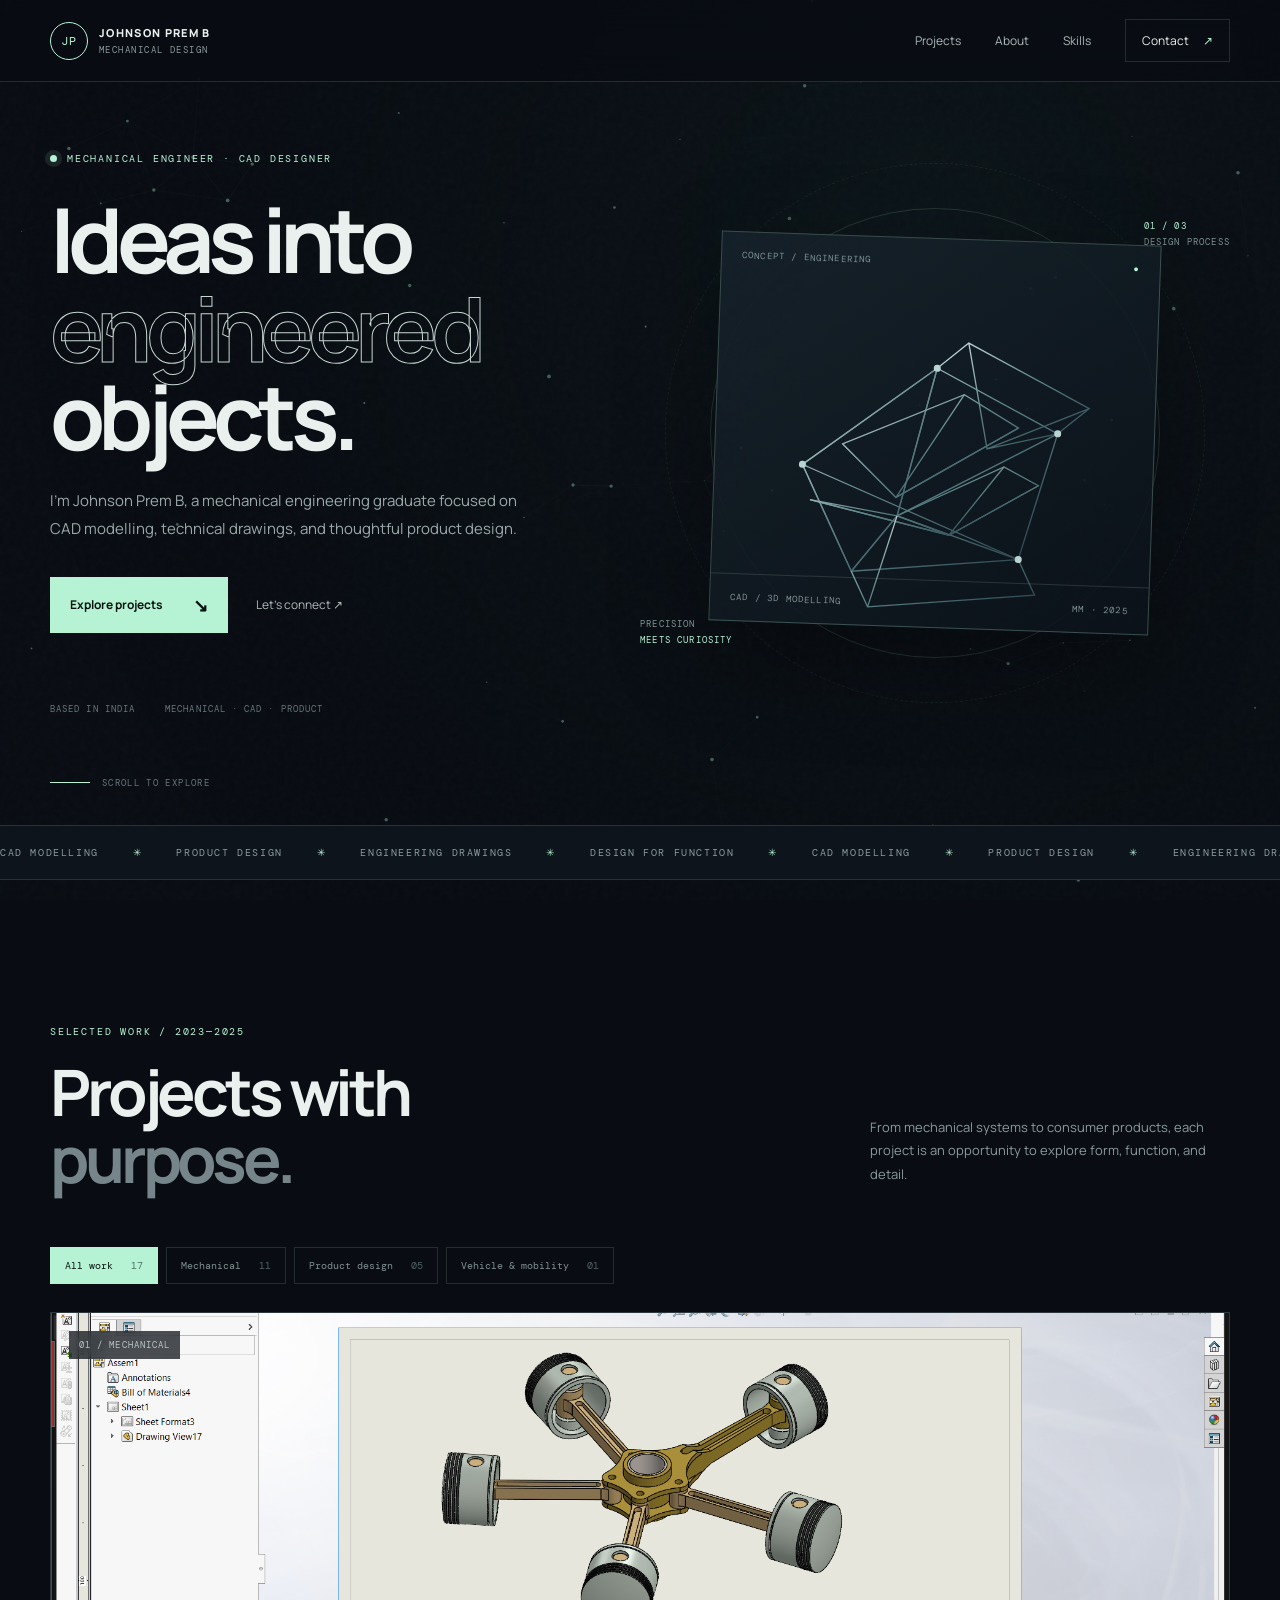
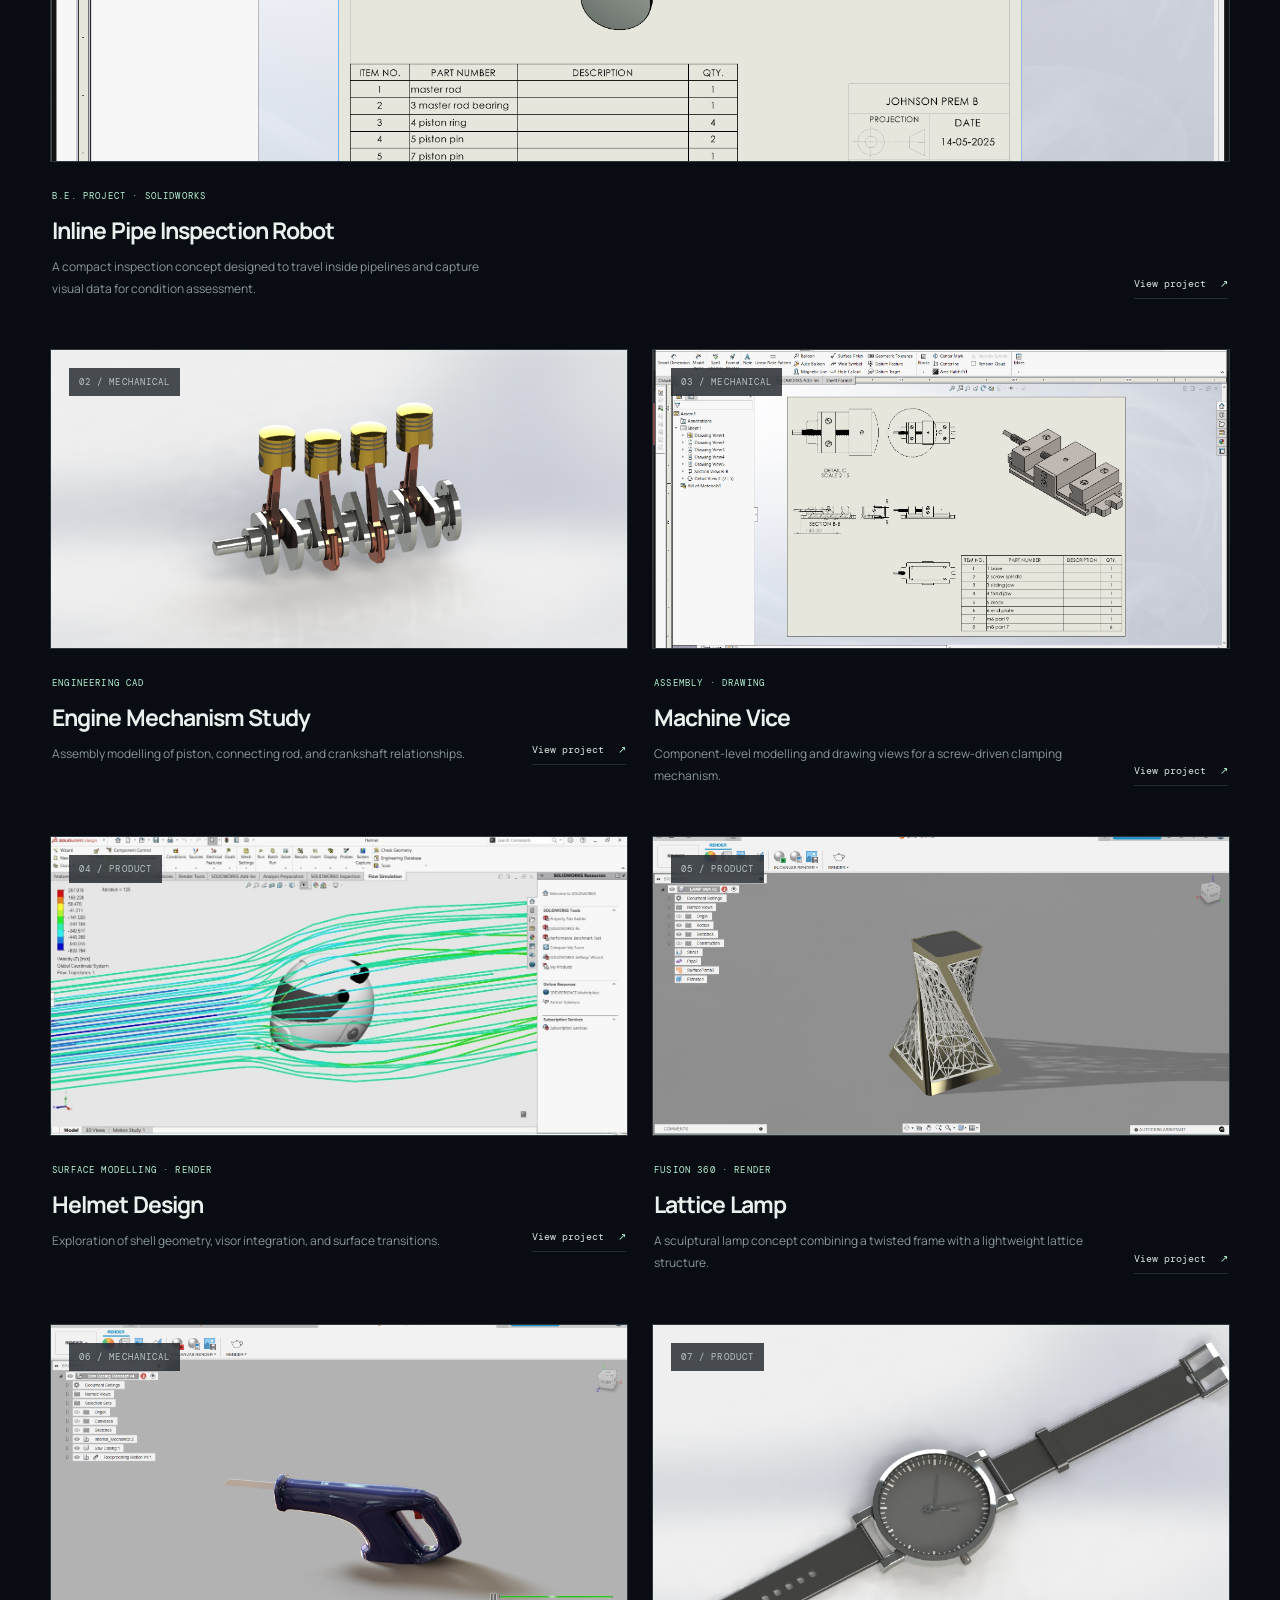
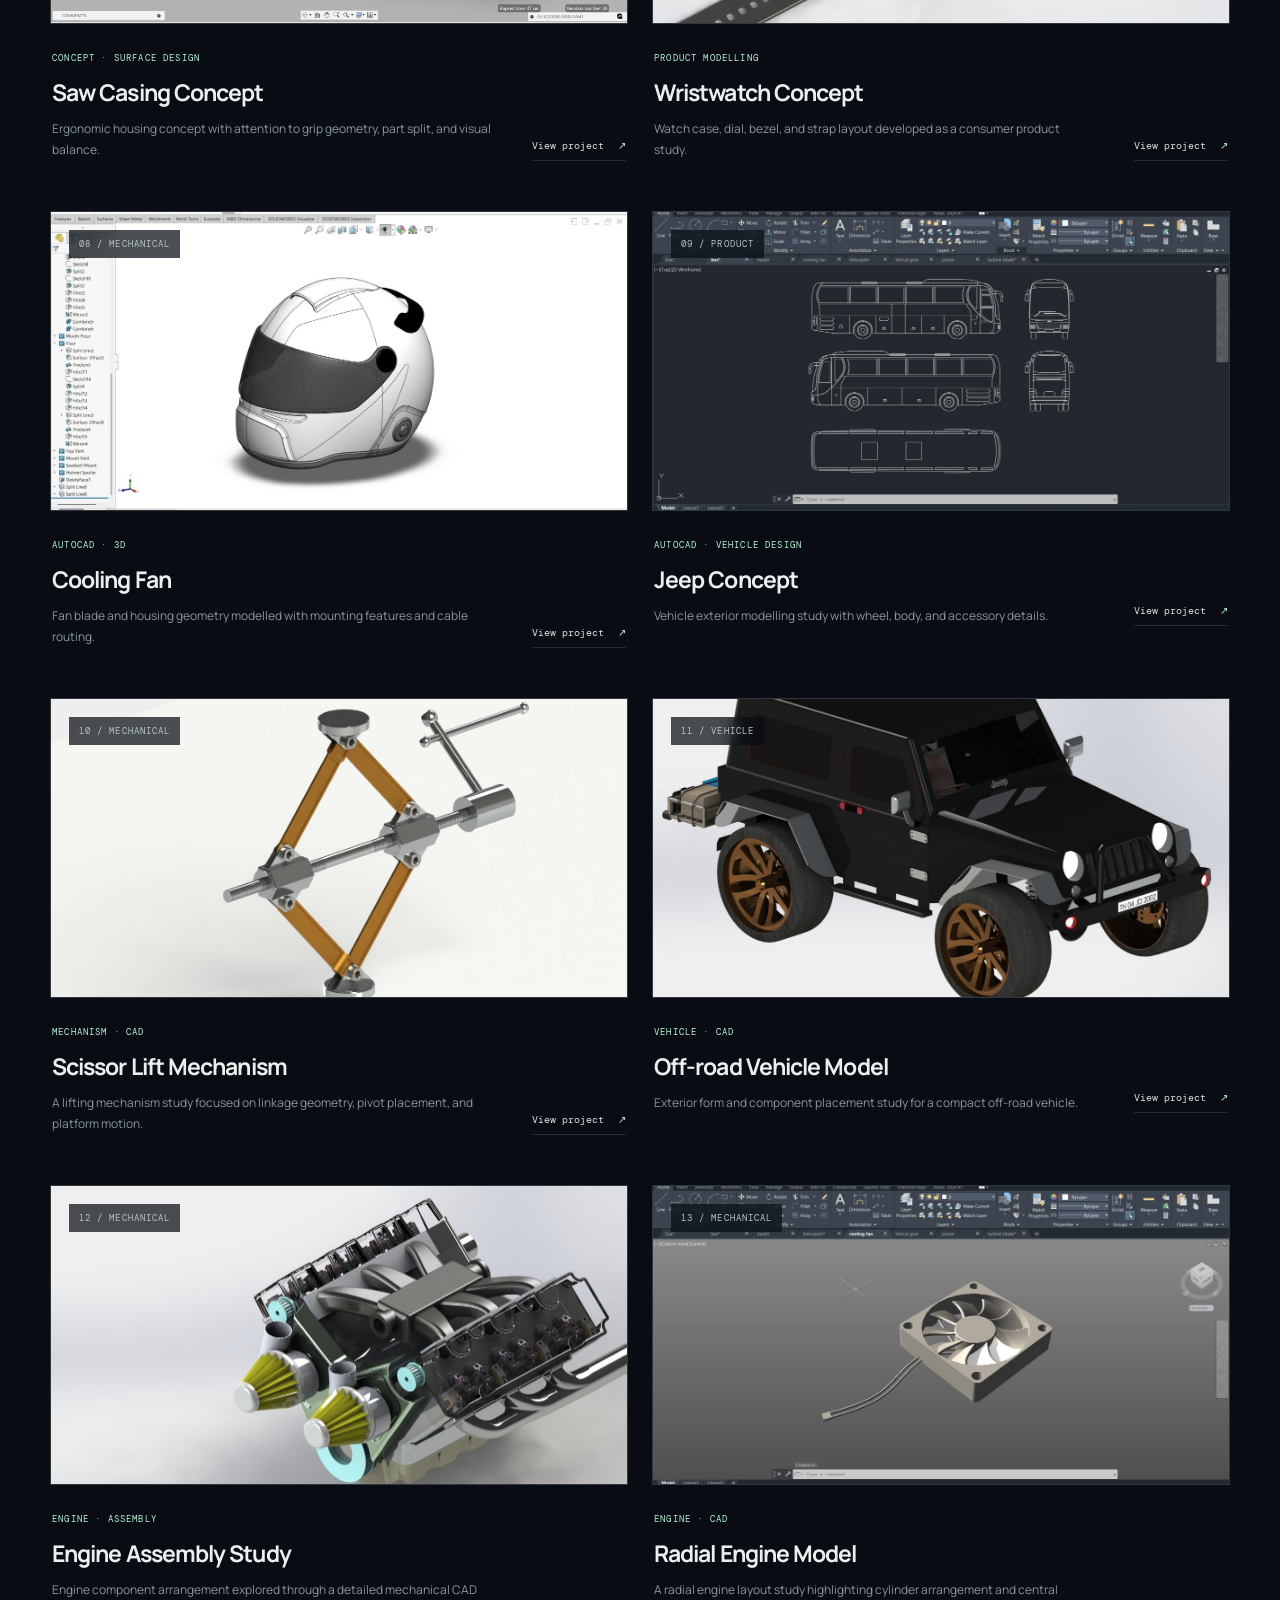
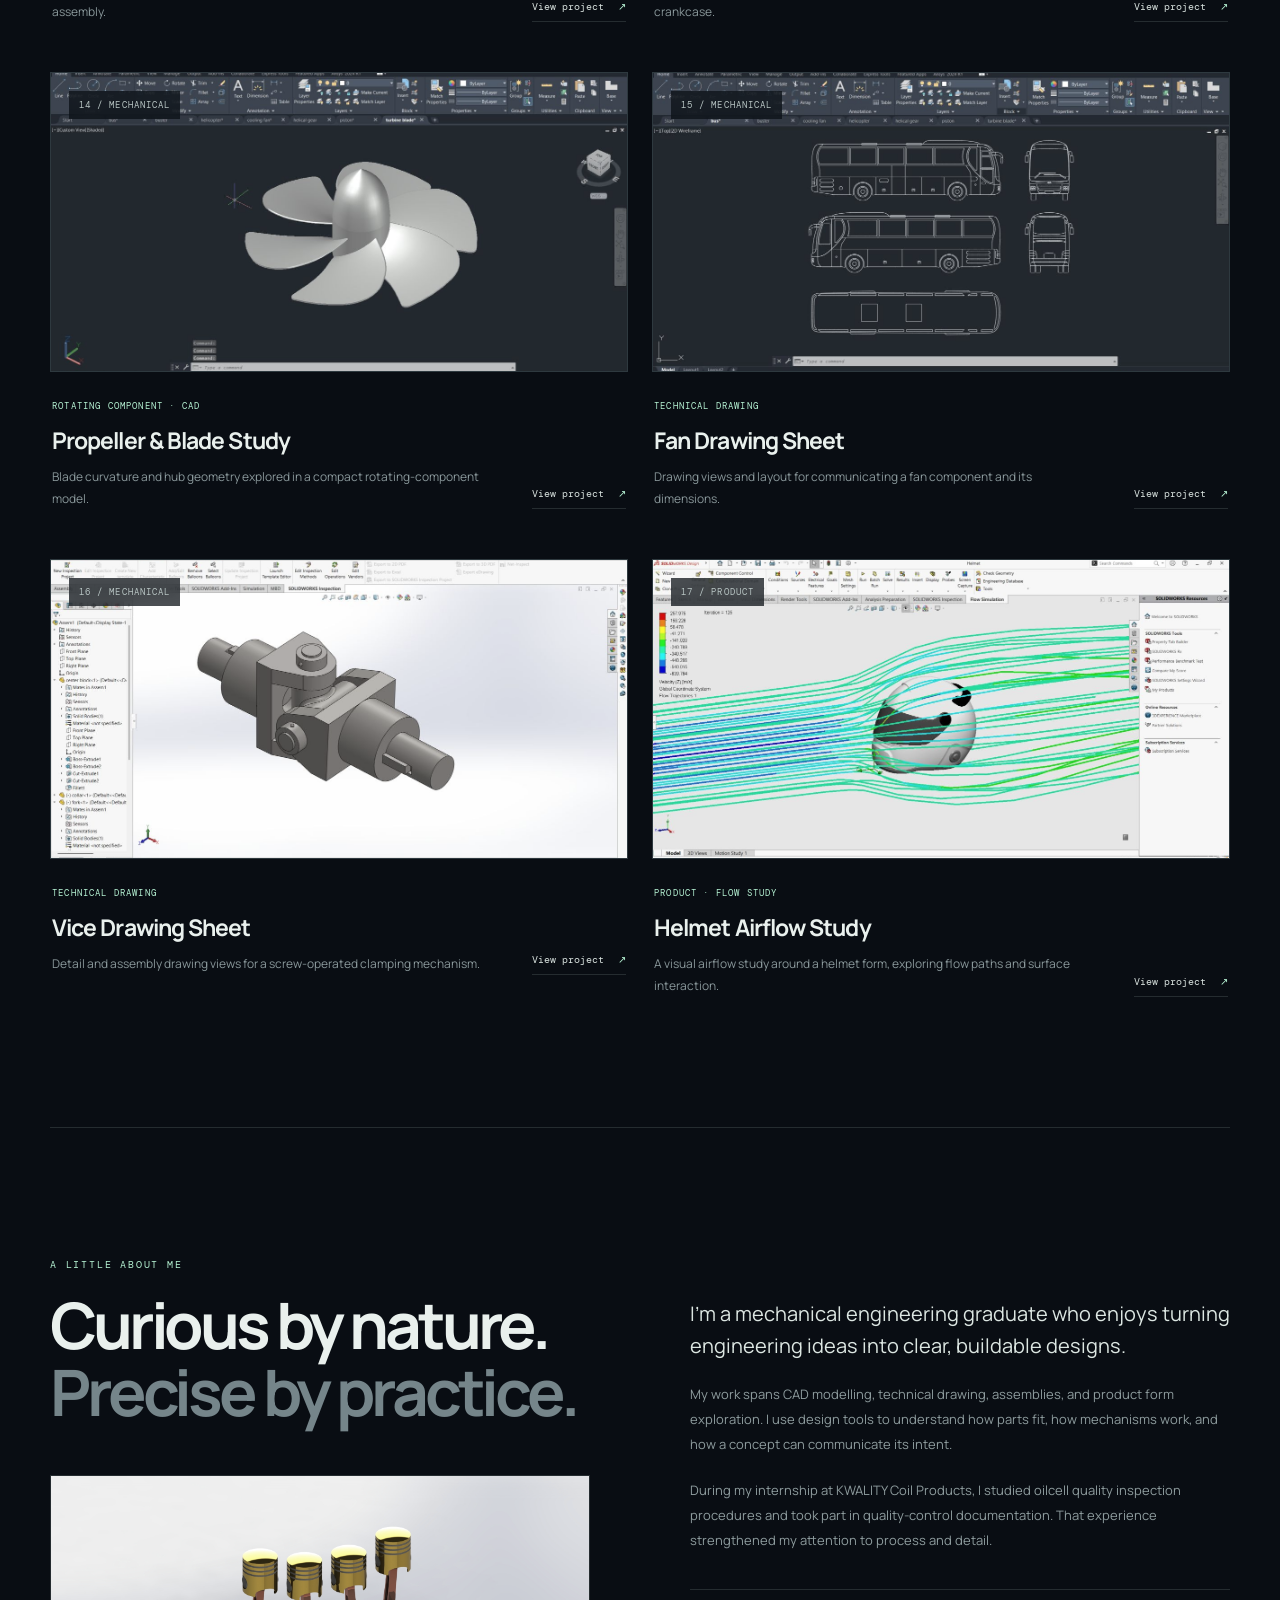
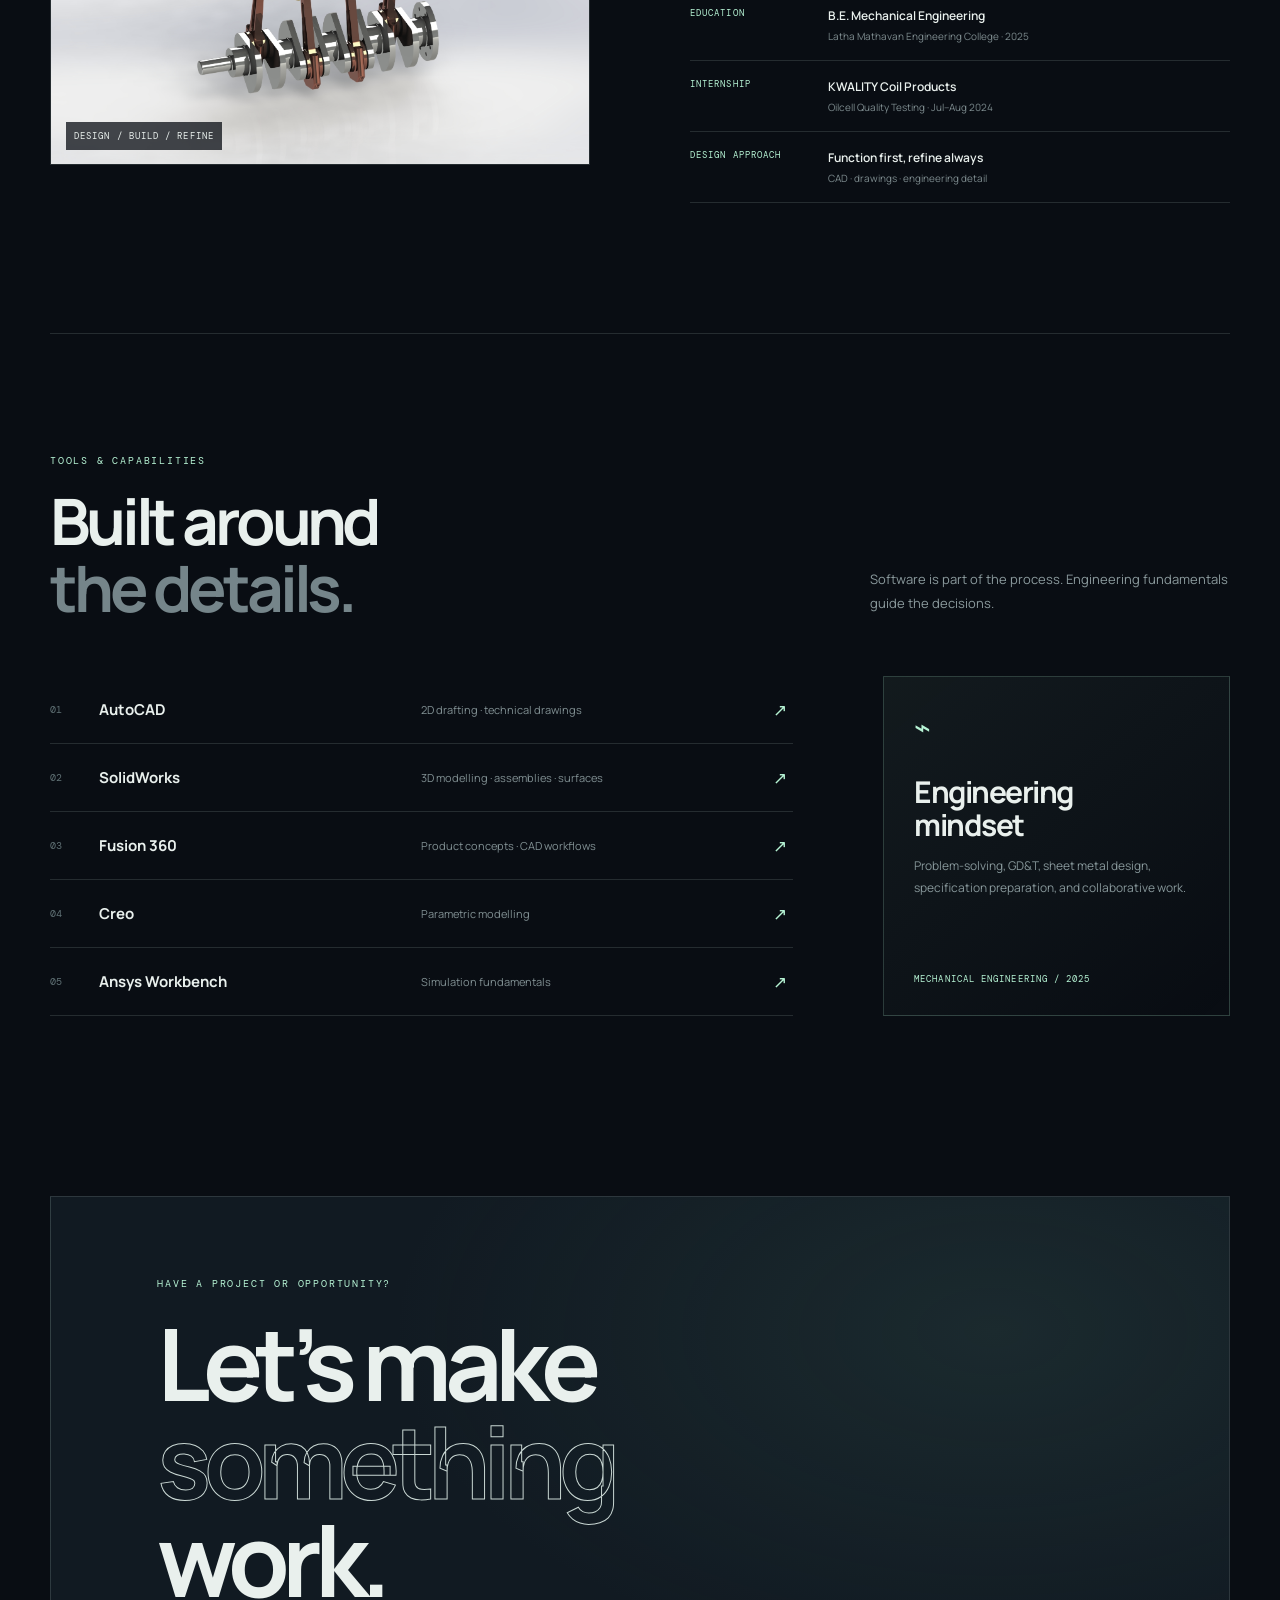
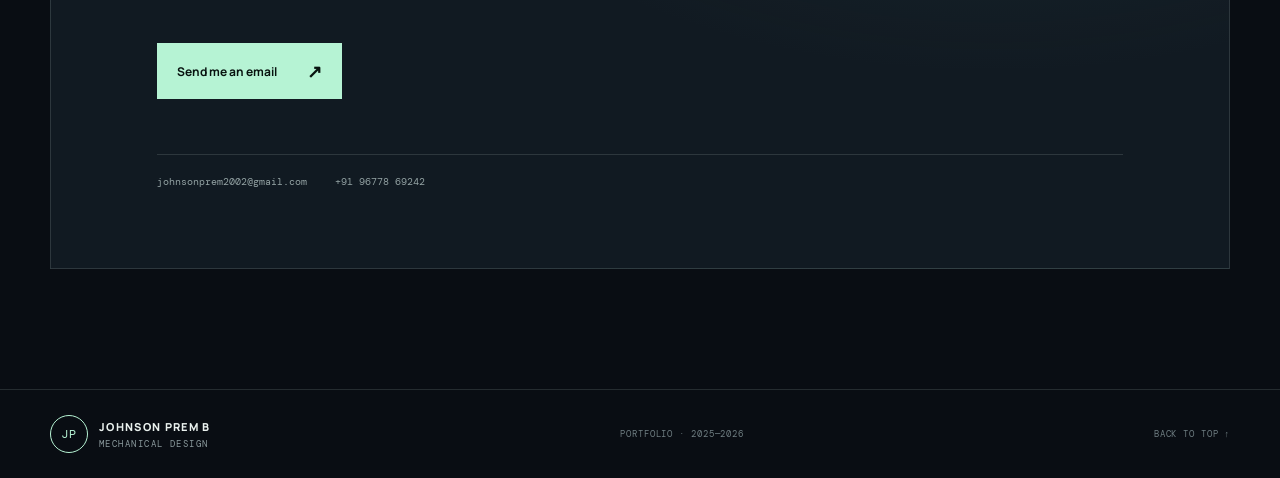
<file: johnson-prem-portfolio/index.html>
<!doctype html>
<html lang="en">
<head>
<meta charset="utf-8">
<meta name="viewport" content="width=device-width, initial-scale=1">
<meta name="theme-color" content="#090d13">
<meta name="description" content="Johnson Prem B, mechanical design and CAD portfolio.">
<title>Johnson Prem B | Mechanical Design Portfolio</title>
<link rel="preconnect" href="https://fonts.googleapis.com">
<link rel="preconnect" href="https://fonts.gstatic.com" crossorigin>
<link href="https://fonts.googleapis.com/css2?family=DM+Mono:wght@400;500&family=Manrope:wght@400;500;600;700;800&display=swap" rel="stylesheet">
<link rel="stylesheet" href="style.css">
</head>
<body>
<canvas id="ambient" aria-hidden="true"></canvas>
<div class="grain" aria-hidden="true"></div>
<header class="topbar">
  <a class="brand" href="#home"><span class="brand-mark">JP</span><span>JOHNSON PREM B<small>MECHANICAL DESIGN</small></span></a>
  <button class="menu-toggle" aria-label="Open navigation" aria-expanded="false">☰</button>
  <nav class="nav" id="nav">
    <a href="#work">Projects</a><a href="#about">About</a><a href="#skills">Skills</a><a href="#contact" class="nav-contact">Contact <span>↗</span></a>
  </nav>
</header>

<main>
<section class="hero section-wrap" id="home">
  <div class="hero-copy">
    <div class="eyebrow"><span class="pulse"></span> MECHANICAL ENGINEER · CAD DESIGNER</div>
    <h1>Ideas into<br><span class="outline">engineered</span><br>objects.</h1>
    <p class="hero-intro">I’m Johnson Prem B, a mechanical engineering graduate focused on CAD modelling, technical drawings, and thoughtful product design.</p>
    <div class="hero-actions"><a class="button button-primary" href="#work">Explore projects <span>↘</span></a><a class="text-link" href="#contact">Let’s connect <span>↗</span></a></div>
    <div class="hero-meta"><span>BASED IN INDIA</span><span>MECHANICAL · CAD · PRODUCT</span></div>
  </div>
  <div class="hero-visual">
    <div class="orbit orbit-one"></div><div class="orbit orbit-two"></div>
    <div class="visual-tag tag-top"><span>01 / 03</span><br>DESIGN PROCESS</div>
    <div class="hero-card">
      <div class="card-top"><span>CONCEPT / ENGINEERING</span><span class="live-dot">●</span></div>
      <div class="wire-art">
        <svg viewBox="0 0 500 440" role="img" aria-label="Abstract wireframe mechanical assembly">
          <defs><linearGradient id="metal" x1="0" y1="0" x2="1" y2="1"><stop stop-color="#d5e6e6"/><stop offset=".48" stop-color="#5e8588"/><stop offset="1" stop-color="#263e48"/></linearGradient></defs>
          <g fill="none" stroke="url(#metal)" stroke-width="1.5">
            <path d="M100 210 250 95 390 165 350 310 100 210Z"/><path d="M100 210 160 330 350 310M250 95 210 265 390 165M160 330 210 265 350 310"/>
            <path d="M100 210 250 95 210 265 160 330Z" opacity=".7"/>
            <path d="M145 185 282 124 345 160 208 244Z"/><path d="M145 185 208 244 345 160M282 124 208 244"/>
            <path d="M110 250 210 265 330 205 370 225 270 285Z"/><path d="M110 250 270 285 370 225M210 265 270 285M330 205 270 285"/>
            <path d="M250 95 285 65 425 135 390 165M285 65 310 185 425 135M310 185 390 165"/>
            <path d="M160 330 180 370 370 350 350 310M180 370 210 265"/>
          </g>
          <g fill="#b9d2d2"><circle cx="250" cy="95" r="4"/><circle cx="100" cy="210" r="4"/><circle cx="350" cy="310" r="4"/><circle cx="390" cy="165" r="4"/></g>
        </svg>
      </div>
      <div class="card-bottom"><span>CAD / 3D MODELLING</span><span>MM · 2025</span></div>
    </div>
    <div class="visual-tag tag-bottom">PRECISION<br><span>MEETS CURIOSITY</span></div>
  </div>
  <div class="scroll-cue"><span class="scroll-line"></span> SCROLL TO EXPLORE</div>
</section>

<section class="ticker" aria-label="Design tools"><div class="ticker-track"><span>CAD MODELLING</span><i>✳</i><span>PRODUCT DESIGN</span><i>✳</i><span>ENGINEERING DRAWINGS</span><i>✳</i><span>DESIGN FOR FUNCTION</span><i>✳</i><span>CAD MODELLING</span><i>✳</i><span>PRODUCT DESIGN</span><i>✳</i><span>ENGINEERING DRAWINGS</span><i>✳</i></div></section>

<section class="work section-wrap" id="work">
  <div class="section-heading"><div><div class="eyebrow">SELECTED WORK / 2023—2025</div><h2>Projects with<br><span class="muted">purpose.</span></h2></div><p>From mechanical systems to consumer products, each project is an opportunity to explore form, function, and detail.</p></div>
  <div class="filters" role="group" aria-label="Filter projects">
    <button class="filter active" data-filter="all">All work <span>17</span></button>
    <button class="filter" data-filter="mechanical">Mechanical <span>10</span></button>
    <button class="filter" data-filter="product">Product design <span>5</span></button>
    <button class="filter" data-filter="vehicle">Vehicle & mobility <span>2</span></button>
  </div>
  <div class="project-grid" id="project-grid">
    <article class="project-card featured" data-category="mechanical" data-project="inline">
      <button class="project-image" aria-label="View Inline Pipe Inspection Robot project"><img src="assets/radial-engine.png" alt="Radial engine CAD assembly" loading="lazy"><span class="image-index">01 / MECHANICAL</span><span class="image-arrow">↗</span></button>
      <div class="project-info"><div><span class="project-type">B.E. PROJECT · SOLIDWORKS</span><h3>Inline Pipe Inspection Robot</h3><p>A compact inspection concept designed to travel inside pipelines and capture visual data for condition assessment.</p></div><button class="details-link" data-open="inline">View project <span>↗</span></button></div>
    </article>
    <article class="project-card" data-category="mechanical" data-project="radial">
      <button class="project-image" aria-label="View radial engine project"><img src="assets/inline-four-engine.jpg" alt="Inline four cylinder engine assembly" loading="lazy"><span class="image-index">02 / MECHANICAL</span><span class="image-arrow">↗</span></button>
      <div class="project-info"><div><span class="project-type">ENGINEERING CAD</span><h3>Engine Mechanism Study</h3><p>Assembly modelling of piston, connecting rod, and crankshaft relationships.</p></div><button class="details-link" data-open="radial">View project <span>↗</span></button></div>
    </article>
    <article class="project-card" data-category="mechanical" data-project="vice">
      <button class="project-image" aria-label="View machine vice project"><img src="assets/machine-vice.png" alt="Machine vice CAD assembly" loading="lazy"><span class="image-index">03 / MECHANICAL</span><span class="image-arrow">↗</span></button>
      <div class="project-info"><div><span class="project-type">ASSEMBLY · DRAWING</span><h3>Machine Vice</h3><p>Component-level modelling and drawing views for a screw-driven clamping mechanism.</p></div><button class="details-link" data-open="vice">View project <span>↗</span></button></div>
    </article>
    <article class="project-card" data-category="product" data-project="helmet">
      <button class="project-image" aria-label="View helmet design project"><img src="assets/helmet-render-1.jpg" alt="Motorcycle helmet CAD render" loading="lazy"><span class="image-index">04 / PRODUCT</span><span class="image-arrow">↗</span></button>
      <div class="project-info"><div><span class="project-type">SURFACE MODELLING · RENDER</span><h3>Helmet Design</h3><p>Exploration of shell geometry, visor integration, and surface transitions.</p></div><button class="details-link" data-open="helmet">View project <span>↗</span></button></div>
    </article>
    <article class="project-card" data-category="product" data-project="lamp">
      <button class="project-image" aria-label="View lamp design project"><img src="assets/lamp-design.png" alt="Twisted lattice lamp concept" loading="lazy"><span class="image-index">05 / PRODUCT</span><span class="image-arrow">↗</span></button>
      <div class="project-info"><div><span class="project-type">FUSION 360 · RENDER</span><h3>Lattice Lamp</h3><p>A sculptural lamp concept combining a twisted frame with a lightweight lattice structure.</p></div><button class="details-link" data-open="lamp">View project <span>↗</span></button></div>
    </article>
    <article class="project-card" data-category="mechanical" data-project="saw">
      <button class="project-image" aria-label="View saw casing project"><img src="assets/saw-casing.png" alt="Saw casing concept CAD model" loading="lazy"><span class="image-index">06 / MECHANICAL</span><span class="image-arrow">↗</span></button>
      <div class="project-info"><div><span class="project-type">CONCEPT · SURFACE DESIGN</span><h3>Saw Casing Concept</h3><p>Ergonomic housing concept with attention to grip geometry, part split, and visual balance.</p></div><button class="details-link" data-open="saw">View project <span>↗</span></button></div>
    </article>
    <article class="project-card" data-category="product" data-project="watch">
      <button class="project-image" aria-label="View watch design project"><img src="assets/watch-design.jpg" alt="Watch design CAD render" loading="lazy"><span class="image-index">07 / PRODUCT</span><span class="image-arrow">↗</span></button>
      <div class="project-info"><div><span class="project-type">PRODUCT MODELLING</span><h3>Wristwatch Concept</h3><p>Watch case, dial, bezel, and strap layout developed as a consumer product study.</p></div><button class="details-link" data-open="watch">View project <span>↗</span></button></div>
    </article>
    <article class="project-card" data-category="mechanical" data-project="fan">
      <button class="project-image" aria-label="View cooling fan project"><img src="assets/cooling-fan.jpg" alt="Cooling fan CAD model" loading="lazy"><span class="image-index">08 / MECHANICAL</span><span class="image-arrow">↗</span></button>
      <div class="project-info"><div><span class="project-type">AUTOCAD · 3D</span><h3>Cooling Fan</h3><p>Fan blade and housing geometry modelled with mounting features and cable routing.</p></div><button class="details-link" data-open="fan">View project <span>↗</span></button></div>
    </article>
    <article class="project-card" data-category="product" data-project="jeep">
      <button class="project-image" aria-label="View Jeep concept project"><img src="assets/jeep-design.jpg" alt="Jeep concept CAD render" loading="lazy"><span class="image-index">09 / PRODUCT</span><span class="image-arrow">↗</span></button>
      <div class="project-info"><div><span class="project-type">AUTOCAD · VEHICLE DESIGN</span><h3>Jeep Concept</h3><p>Vehicle exterior modelling study with wheel, body, and accessory details.</p></div><button class="details-link" data-open="jeep">View project <span>↗</span></button></div>
    </article>

    <article class="project-card" data-category="mechanical" data-project="scissor">
      <button class="project-image" aria-label="View scissor lift project"><img src="assets/scissor-lift-project.jpg" alt="Mechanical scissor lift CAD model" loading="lazy"><span class="image-index">10 / MECHANICAL</span><span class="image-arrow">↗</span></button>
      <div class="project-info"><div><span class="project-type">MECHANISM · CAD</span><h3>Scissor Lift Mechanism</h3><p>A lifting mechanism study focused on linkage geometry, pivot placement, and platform motion.</p></div><button class="details-link" data-open="scissor">View project <span>↗</span></button></div>
    </article>
    <article class="project-card" data-category="vehicle" data-project="jeep2">
      <button class="project-image" aria-label="View off-road vehicle project"><img src="assets/jeep-project.jpg" alt="Off-road vehicle CAD model" loading="lazy"><span class="image-index">11 / VEHICLE</span><span class="image-arrow">↗</span></button>
      <div class="project-info"><div><span class="project-type">VEHICLE · CAD</span><h3>Off-road Vehicle Model</h3><p>Exterior form and component placement study for a compact off-road vehicle.</p></div><button class="details-link" data-open="jeep2">View project <span>↗</span></button></div>
    </article>
    <article class="project-card" data-category="mechanical" data-project="engineassembly">
      <button class="project-image" aria-label="View engine assembly project"><img src="assets/engine-assembly-project.jpg" alt="Engine assembly CAD model" loading="lazy"><span class="image-index">12 / MECHANICAL</span><span class="image-arrow">↗</span></button>
      <div class="project-info"><div><span class="project-type">ENGINE · ASSEMBLY</span><h3>Engine Assembly Study</h3><p>Engine component arrangement explored through a detailed mechanical CAD assembly.</p></div><button class="details-link" data-open="engineassembly">View project <span>↗</span></button></div>
    </article>
    <article class="project-card" data-category="mechanical" data-project="radial2">
      <button class="project-image" aria-label="View radial engine project"><img src="assets/radial-engine-project.jpg" alt="Radial engine model" loading="lazy"><span class="image-index">13 / MECHANICAL</span><span class="image-arrow">↗</span></button>
      <div class="project-info"><div><span class="project-type">ENGINE · CAD</span><h3>Radial Engine Model</h3><p>A radial engine layout study highlighting cylinder arrangement and central crankcase.</p></div><button class="details-link" data-open="radial2">View project <span>↗</span></button></div>
    </article>
    <article class="project-card" data-category="mechanical" data-project="propeller">
      <button class="project-image" aria-label="View propeller project"><img src="assets/propeller-project.jpg" alt="Propeller fan CAD model" loading="lazy"><span class="image-index">14 / MECHANICAL</span><span class="image-arrow">↗</span></button>
      <div class="project-info"><div><span class="project-type">ROTATING COMPONENT · CAD</span><h3>Propeller & Blade Study</h3><p>Blade curvature and hub geometry explored in a compact rotating-component model.</p></div><button class="details-link" data-open="propeller">View project <span>↗</span></button></div>
    </article>
    <article class="project-card" data-category="mechanical" data-project="fandrawing">
      <button class="project-image" aria-label="View fan technical drawing"><img src="assets/fan-drawing-project.jpg" alt="Cooling fan technical drawing" loading="lazy"><span class="image-index">15 / MECHANICAL</span><span class="image-arrow">↗</span></button>
      <div class="project-info"><div><span class="project-type">TECHNICAL DRAWING</span><h3>Fan Drawing Sheet</h3><p>Drawing views and layout for communicating a fan component and its dimensions.</p></div><button class="details-link" data-open="fandrawing">View project <span>↗</span></button></div>
    </article>
    <article class="project-card" data-category="mechanical" data-project="visedrawing">
      <button class="project-image" aria-label="View vice drawing project"><img src="assets/vice-drawing-project.jpg" alt="Machine vice technical drawing" loading="lazy"><span class="image-index">16 / MECHANICAL</span><span class="image-arrow">↗</span></button>
      <div class="project-info"><div><span class="project-type">TECHNICAL DRAWING</span><h3>Vice Drawing Sheet</h3><p>Detail and assembly drawing views for a screw-operated clamping mechanism.</p></div><button class="details-link" data-open="visedrawing">View project <span>↗</span></button></div>
    </article>
    <article class="project-card" data-category="product" data-project="helmetflow">
      <button class="project-image" aria-label="View helmet airflow study"><img src="assets/helmet-flow-project.jpg" alt="Helmet airflow simulation" loading="lazy"><span class="image-index">17 / PRODUCT</span><span class="image-arrow">↗</span></button>
      <div class="project-info"><div><span class="project-type">PRODUCT · FLOW STUDY</span><h3>Helmet Airflow Study</h3><p>A visual airflow study around a helmet form, exploring flow paths and surface interaction.</p></div><button class="details-link" data-open="helmetflow">View project <span>↗</span></button></div>
    </article>
  </div>
</section>

<section class="about section-wrap" id="about">
  <div class="about-left"><div class="eyebrow">A LITTLE ABOUT ME</div><h2>Curious by nature.<br><span class="muted">Precise by practice.</span></h2><div class="about-image"><img src="assets/inline-four-engine.jpg" alt="Mechanical engine assembly render" loading="lazy"><span>DESIGN / BUILD / REFINE</span></div></div>
  <div class="about-copy"><p class="lead">I’m a mechanical engineering graduate who enjoys turning engineering ideas into clear, buildable designs.</p><p>My work spans CAD modelling, technical drawing, assemblies, and product form exploration. I use design tools to understand how parts fit, how mechanisms work, and how a concept can communicate its intent.</p><p>During my internship at KWALITY Coil Products, I studied oilcell quality inspection procedures and took part in quality-control documentation. That experience strengthened my attention to process and detail.</p>
    <div class="facts"><div><span>EDUCATION</span><strong>B.E. Mechanical Engineering</strong><small>Latha Mathavan Engineering College · 2025</small></div><div><span>INTERNSHIP</span><strong>KWALITY Coil Products</strong><small>Oilcell Quality Testing · Jul–Aug 2024</small></div><div><span>DESIGN APPROACH</span><strong>Function first, refine always</strong><small>CAD · drawings · engineering detail</small></div></div>
  </div>
</section>

<section class="skills section-wrap" id="skills">
  <div class="section-heading"><div><div class="eyebrow">TOOLS & CAPABILITIES</div><h2>Built around<br><span class="muted">the details.</span></h2></div><p>Software is part of the process. Engineering fundamentals guide the decisions.</p></div>
  <div class="skills-layout"><div class="skill-list"><div class="skill-row"><span>01</span><strong>AutoCAD</strong><small>2D drafting · technical drawings</small><span class="skill-plus">↗</span></div><div class="skill-row"><span>02</span><strong>SolidWorks</strong><small>3D modelling · assemblies · surfaces</small><span class="skill-plus">↗</span></div><div class="skill-row"><span>03</span><strong>Fusion 360</strong><small>Product concepts · CAD workflows</small><span class="skill-plus">↗</span></div><div class="skill-row"><span>04</span><strong>Creo</strong><small>Parametric modelling</small><span class="skill-plus">↗</span></div><div class="skill-row"><span>05</span><strong>Ansys Workbench</strong><small>Simulation fundamentals</small><span class="skill-plus">↗</span></div></div>
  <div class="skill-note"><div class="note-icon">⌁</div><h3>Engineering<br>mindset</h3><p>Problem-solving, GD&T, sheet metal design, specification preparation, and collaborative work.</p><div class="note-bottom">MECHANICAL ENGINEERING / 2025</div></div></div>
</section>

<section class="contact section-wrap" id="contact"><div class="contact-panel"><div class="eyebrow">HAVE A PROJECT OR OPPORTUNITY?</div><h2>Let’s make<br><span class="outline">something</span><br>work.</h2><a class="button button-primary" href="mailto:johnsonprem2002@gmail.com">Send me an email <span>↗</span></a><div class="contact-details"><a href="mailto:johnsonprem2002@gmail.com">johnsonprem2002@gmail.com</a><a href="tel:+919677869242">+91 96778 69242</a></div></div></section>
</main>
<footer class="footer"><a class="brand" href="#home"><span class="brand-mark">JP</span><span>JOHNSON PREM B<small>MECHANICAL DESIGN</small></span></a><span>PORTFOLIO · 2025—2026</span><a href="#home">BACK TO TOP ↑</a></footer>

<div class="modal" id="project-modal" aria-hidden="true" role="dialog" aria-modal="true" aria-labelledby="modal-title"><div class="modal-backdrop" data-close></div><div class="modal-panel"><button class="modal-close" data-close aria-label="Close project details">×</button><div class="modal-content" id="modal-content"></div></div></div>
<script src="script.js"></script>
</body></html>
</file>
<file: johnson-prem-portfolio/style.css>
*{box-sizing:border-box} :root{--bg:#090d13;--panel:#101821;--text:#e9f0ed;--muted:#8b9a9d;--line:rgba(213,231,226,.14);--mint:#b6f3d4;--orange:#d79a66}html{scroll-behavior:smooth;scroll-padding-top:90px}body{margin:0;background:var(--bg);color:var(--text);font-family:Manrope,Arial,sans-serif;overflow-x:hidden}#ambient{position:fixed;inset:0;width:100%;height:100%;z-index:-3;opacity:.7}.grain{position:fixed;inset:0;z-index:-2;pointer-events:none;opacity:.035;background-image:url("data:image/svg+xml,%3Csvg viewBox='0 0 180 180' xmlns='http://www.w3.org/2000/svg'%3E%3Cfilter id='n'%3E%3CfeTurbulence type='fractalNoise' baseFrequency='.8' numOctaves='3' stitchTiles='stitch'/%3E%3C/filter%3E%3Crect width='100%25' height='100%25' filter='url(%23n)' opacity='.7'/%3E%3C/svg%3E")}.section-wrap{width:min(1180px,calc(100% - 64px));margin:0 auto}.topbar{height:82px;padding:0 max(32px,calc((100vw - 1180px)/2));display:flex;align-items:center;justify-content:space-between;border-bottom:1px solid var(--line);position:sticky;top:0;z-index:20;background:rgba(9,13,19,.82);backdrop-filter:blur(18px)}.brand{display:flex;align-items:center;gap:11px;color:var(--text);text-decoration:none;font-size:11px;letter-spacing:.12em;font-weight:800}.brand-mark{display:grid;place-items:center;width:38px;height:38px;border:1px solid var(--mint);color:var(--mint);font:12px "DM Mono";border-radius:50%}.brand small{display:block;font:9px "DM Mono";letter-spacing:.16em;color:var(--muted);margin-top:4px}.nav{display:flex;align-items:center;gap:34px}.nav a,.text-link{font-size:12px;color:#aeb9b9;text-decoration:none;transition:color .2s}.nav a:hover,.text-link:hover{color:var(--mint)}.nav-contact{border:1px solid var(--line);padding:12px 16px;color:var(--text)!important}.nav-contact span{color:var(--mint);margin-left:12px}.menu-toggle{display:none;background:none;border:0;color:var(--text);font-size:24px}.hero{min-height:690px;display:grid;grid-template-columns:1fr 1fr;align-items:center;position:relative;padding-top:70px;padding-bottom:110px}.eyebrow{font:10px "DM Mono";letter-spacing:.18em;color:var(--mint);display:flex;align-items:center;gap:10px}.pulse{width:7px;height:7px;background:var(--mint);border-radius:50%;box-shadow:0 0 0 5px rgba(182,243,212,.1)}h1,h2,h3,p{margin-top:0}h1{font-size:clamp(52px,7vw,94px);line-height:.99;letter-spacing:-.075em;font-weight:700;margin:30px 0 26px} .outline{color:transparent;-webkit-text-stroke:1px #c9d7d3}.hero-intro{max-width:470px;color:#9ba9aa;font-size:15px;line-height:1.85}.hero-actions{display:flex;align-items:center;gap:28px;margin-top:34px}.button{display:inline-flex;align-items:center;gap:30px;padding:16px 20px;text-decoration:none;font-size:12px;font-weight:700}.button-primary{background:var(--mint);color:#08120f}.button-primary span{font-size:18px}.hero-meta{display:flex;gap:30px;margin-top:70px;color:#66767b;font:9px "DM Mono";letter-spacing:.12em}.hero-visual{height:480px;position:relative;display:grid;place-items:center}.hero-card{width:min(440px,90%);height:390px;background:linear-gradient(145deg,rgba(22,34,43,.92),rgba(12,19,26,.82));border:1px solid rgba(182,243,212,.24);box-shadow:0 35px 100px rgba(0,0,0,.3);position:relative;transform:rotate(2deg);animation:float 7s ease-in-out infinite}.card-top,.card-bottom{display:flex;justify-content:space-between;padding:17px 20px;color:#809296;font:9px "DM Mono";letter-spacing:.13em}.live-dot{color:var(--mint)}.wire-art{height:290px;display:grid;place-items:center}.wire-art svg{width:100%;height:100%;overflow:visible}.card-bottom{position:absolute;bottom:0;width:100%;border-top:1px solid var(--line)}.orbit{position:absolute;border:1px solid rgba(182,243,212,.14);border-radius:50%;width:450px;height:450px}.orbit-two{width:540px;height:540px;border-style:dashed;opacity:.5}.visual-tag{position:absolute;font:9px "DM Mono";letter-spacing:.13em;line-height:1.8;color:#7e9294}.visual-tag span{color:var(--mint)}.tag-top{top:25px;right:0}.tag-bottom{bottom:25px;left:0}.scroll-cue{position:absolute;bottom:36px;left:0;color:#68777c;font:9px "DM Mono";letter-spacing:.15em;display:flex;align-items:center;gap:12px}.scroll-line{height:1px;width:40px;background:var(--mint)}.ticker{overflow:hidden;border-top:1px solid var(--line);border-bottom:1px solid var(--line);background:#0d141c}.ticker-track{display:flex;align-items:center;gap:34px;white-space:nowrap;padding:20px 0;width:max-content;animation:marquee 36s linear infinite;font:10px "DM Mono";letter-spacing:.16em;color:#8b9b9c}.ticker i{color:var(--mint);font-style:normal}.work{padding:145px 0 130px}.section-heading{display:flex;justify-content:space-between;align-items:end;margin-bottom:55px}.section-heading h2,.about h2{font-size:clamp(40px,5vw,66px);line-height:1.05;letter-spacing:-.065em;margin:20px 0 0}.muted{color:#75858a}.section-heading>p{max-width:360px;color:#8b9a9d;font-size:13px;line-height:1.8;margin-bottom:6px}.filters{display:flex;gap:8px;margin-bottom:28px}.filter{border:1px solid var(--line);background:transparent;color:#819092;padding:11px 14px;font:10px "DM Mono";cursor:pointer}.filter span{color:#526268;margin-left:12px}.filter.active{background:var(--mint);border-color:var(--mint);color:#09130f}.filter.active span{color:#4c7161}.project-grid{display:grid;grid-template-columns:repeat(2,minmax(0,1fr));gap:50px 24px}.project-card{min-width:0}.project-card.featured{grid-column:span 2}.project-image{width:100%;height:300px;position:relative;overflow:hidden;background:#131c24;border:1px solid var(--line);display:block;padding:0;cursor:pointer;text-align:left}.featured .project-image{height:450px}.project-image img{width:100%;height:100%;object-fit:cover;transition:transform .7s cubic-bezier(.2,.7,.2,1),filter .4s;filter:saturate(.8)}.project-image:hover img{transform:scale(1.045);filter:saturate(1.08)}.image-index{position:absolute;top:18px;left:18px;padding:8px 10px;background:rgba(8,13,18,.72);backdrop-filter:blur(8px);color:#b8c5c4;font:9px "DM Mono";letter-spacing:.12em}.image-arrow{position:absolute;right:18px;top:18px;width:34px;height:34px;display:grid;place-items:center;background:var(--mint);color:#08120f;border-radius:50%;font-size:18px;opacity:0;transform:translate(-5px,5px);transition:.25s}.project-image:hover .image-arrow{opacity:1;transform:translate(0)}.project-info{display:flex;justify-content:space-between;gap:20px;padding:20px 2px 0}.project-type{font:9px "DM Mono";letter-spacing:.13em;color:var(--mint)}.project-info h3{font-size:23px;letter-spacing:-.04em;margin:10px 0}.project-info p{max-width:440px;font-size:12px;line-height:1.8;color:#89979a;margin:0}.details-link{align-self:end;white-space:nowrap;background:none;border:0;border-bottom:1px solid var(--line);padding:0 0 8px;color:#d9e2df;font:10px "DM Mono";cursor:pointer}.details-link span{color:var(--mint);margin-left:8px}.about{border-top:1px solid var(--line);padding:130px 0;display:grid;grid-template-columns:1fr 1fr;gap:100px}.about-image{height:290px;margin-top:50px;position:relative;overflow:hidden;border:1px solid var(--line)}.about-image img{width:100%;height:100%;object-fit:cover;filter:saturate(.65)}.about-image span{position:absolute;bottom:14px;left:15px;font:9px "DM Mono";letter-spacing:.12em;background:rgba(9,13,19,.75);padding:8px}.about-copy{padding-top:40px}.about-copy p{color:#8e9c9e;font-size:13px;line-height:1.95;margin-bottom:20px}.about-copy .lead{font-size:20px;line-height:1.6;color:#dce6e2}.facts{border-top:1px solid var(--line);margin-top:35px}.facts>div{display:grid;grid-template-columns:120px 1fr;gap:5px 18px;padding:17px 0;border-bottom:1px solid var(--line)}.facts span{grid-row:span 2;color:var(--mint);font:9px "DM Mono";letter-spacing:.12em}.facts strong{font-size:12px;font-weight:600}.facts small{font-size:10px;color:#7d8b8e}.skills{padding:120px 0;border-top:1px solid var(--line)}.skills-layout{display:grid;grid-template-columns:1.5fr .7fr;gap:90px}.skill-row{display:grid;grid-template-columns:35px 1fr 1.1fr 20px;align-items:center;gap:14px;padding:22px 0;border-bottom:1px solid var(--line)}.skill-row>span:first-child{font:10px "DM Mono";color:#607175}.skill-row strong{font-size:15px}.skill-row small{font-size:11px;color:#819093}.skill-plus{color:var(--mint);font-size:17px}.skill-note{border:1px solid rgba(182,243,212,.2);padding:30px;display:flex;flex-direction:column;min-height:300px;background:linear-gradient(140deg,rgba(182,243,212,.06),transparent)}.note-icon{font-size:28px;color:var(--mint)}.skill-note h3{font-size:30px;line-height:1.1;letter-spacing:-.05em;margin:30px 0 14px}.skill-note p{font-size:12px;line-height:1.8;color:#87979a}.note-bottom{margin-top:auto;padding-top:30px;color:var(--mint);font:9px "DM Mono";letter-spacing:.12em}.contact{padding:60px 0 120px}.contact-panel{padding:80px 9%;background:radial-gradient(ellipse at 80% 20%,rgba(65,105,95,.2),transparent 45%),#111a22;border:1px solid var(--line);position:relative}.contact h2{font-size:clamp(55px,8vw,100px);line-height:.98;letter-spacing:-.075em;margin:24px 0 35px}.contact-details{display:flex;gap:28px;margin-top:55px;padding-top:20px;border-top:1px solid var(--line)}.contact-details a{font:10px "DM Mono";color:#93a2a3;text-decoration:none}.footer{border-top:1px solid var(--line);padding:25px max(32px,calc((100vw - 1180px)/2));display:flex;align-items:center;justify-content:space-between}.footer>span,.footer>a:last-child{font:9px "DM Mono";letter-spacing:.1em;color:#6f7e82;text-decoration:none}.modal{position:fixed;inset:0;z-index:50;display:none;align-items:center;justify-content:center;padding:24px}.modal.open{display:flex}.modal-backdrop{position:absolute;inset:0;background:rgba(2,5,8,.8);backdrop-filter:blur(12px)}.modal-panel{position:relative;width:min(850px,100%);max-height:90vh;overflow:auto;background:#101821;border:1px solid rgba(182,243,212,.25);padding:45px}.modal-close{position:absolute;right:18px;top:12px;border:0;background:none;color:#dce6e2;font-size:32px;cursor:pointer}.modal-content h2{font-size:clamp(32px,5vw,55px);letter-spacing:-.06em;margin:15px 0}.modal-content .modal-lead{color:#b3c2c0;font-size:15px;line-height:1.8;max-width:700px}.modal-image{width:100%;max-height:400px;object-fit:contain;background:#0a1016;margin:20px 0}.modal-content h3{font-size:13px;color:var(--mint);font:10px "DM Mono";letter-spacing:.13em;margin:30px 0 12px}.modal-content p,.modal-content li{font-size:12px;line-height:1.9;color:#94a2a4}.modal-content ul{padding-left:18px}.modal-tags{display:flex;flex-wrap:wrap;gap:8px;margin-top:20px}.modal-tags span{border:1px solid var(--line);padding:8px 10px;color:#9eaeac;font:9px "DM Mono"}@keyframes float{0%,100%{transform:translateY(0) rotate(2deg)}50%{transform:translateY(-13px) rotate(0deg)}}@keyframes marquee{to{transform:translateX(-50%)}}@media(max-width:800px){.section-wrap{width:calc(100% - 40px)}.topbar{height:70px;padding:0 20px}.menu-toggle{display:block}.nav{display:none;position:absolute;top:69px;left:0;right:0;padding:24px;background:#0c131b;border-bottom:1px solid var(--line);flex-direction:column;align-items:flex-start;gap:20px}.nav.open{display:flex}.hero{grid-template-columns:1fr;padding-top:65px;min-height:0}.hero-visual{height:400px;margin-top:45px}.hero-card{height:330px}.wire-art{height:230px}.orbit{width:350px;height:350px}.orbit-two{width:410px;height:410px}.tag-top{right:5%}.tag-bottom{left:5%}.hero-meta{margin-top:45px}.scroll-cue{bottom:20px}.work,.about,.skills{padding:90px 0}.section-heading{display:block}.section-heading>p{margin-top:20px}.project-grid{gap:35px 16px}.project-image{height:230px}.featured .project-image{height:330px}.project-info{display:block}.details-link{margin-top:16px}.about{grid-template-columns:1fr;gap:35px}.about-copy{padding-top:0}.about-image{margin-top:30px}.skills-layout{grid-template-columns:1fr;gap:25px}.skill-note{min-height:260px}.contact{padding:30px 0 80px}.contact-panel{padding:55px 7%}.footer{padding:22px 20px;gap:15px;flex-wrap:wrap}.footer>span{display:none}}@media(max-width:520px){h1{font-size:58px}.project-grid{grid-template-columns:1fr}.project-card.featured{grid-column:span 1}.project-image,.featured .project-image{height:260px}.project-info{display:flex;flex-direction:column}.details-link{align-self:flex-start}.filters{flex-wrap:wrap}.facts>div{grid-template-columns:90px 1fr}.skill-row{grid-template-columns:25px 1fr 18px}.skill-row small{grid-column:2;grid-row:2}.skill-plus{grid-column:3;grid-row:1/3}.contact-details{flex-direction:column;gap:12px}.modal-panel{padding:35px 20px}.footer .brand{font-size:9px}}
</file>
